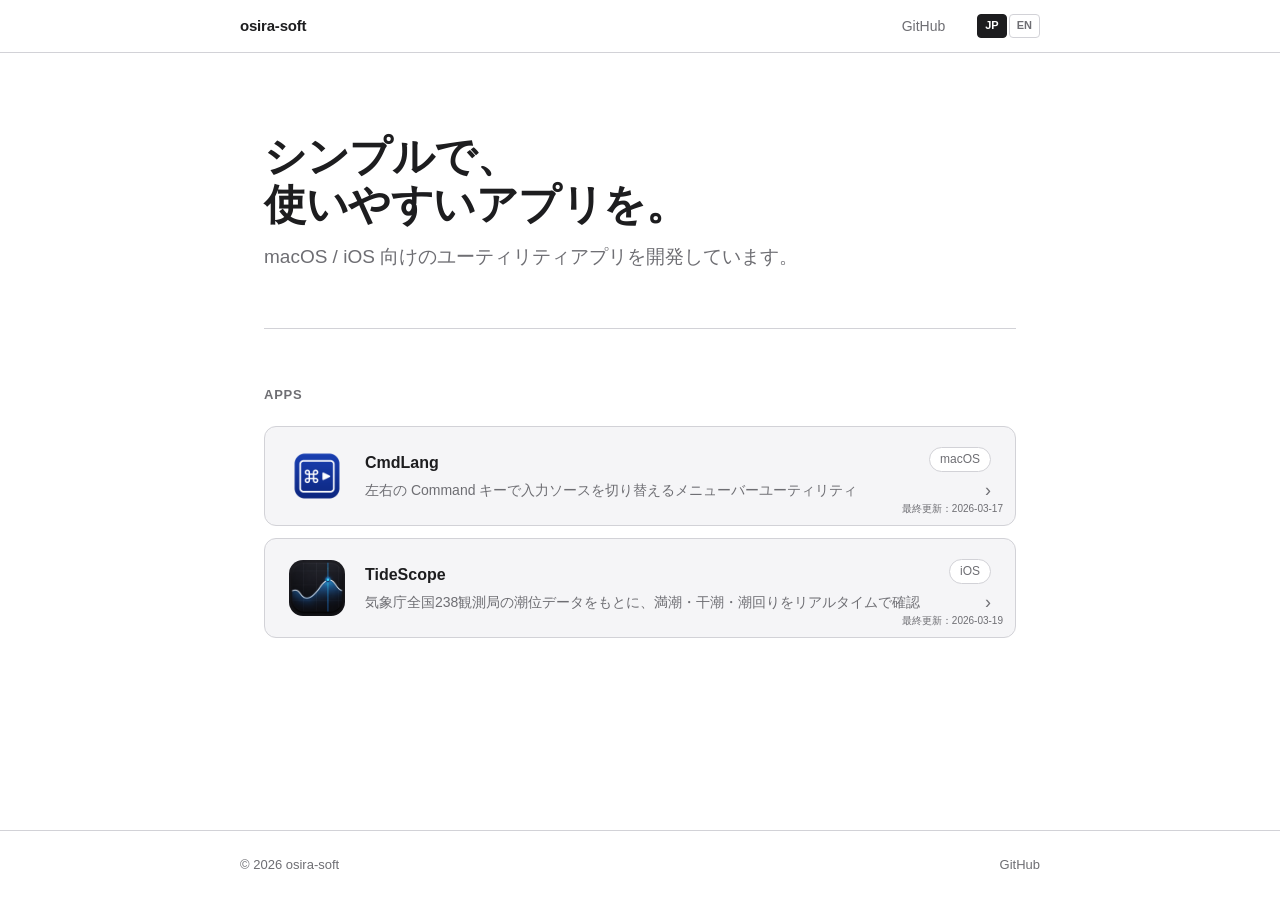
<file: index.html>
<!DOCTYPE html>
<html lang="ja">
<head>
  <meta charset="UTF-8">
  <meta name="viewport" content="width=device-width, initial-scale=1.0">
  <title>osira-soft</title>
  <meta name="description" content="osira-soft が開発する macOS / iOS アプリの一覧です。">
  <link rel="icon" type="image/svg+xml" href="/logo.svg">
  <link rel="stylesheet" href="style.css">
</head>
<body>

<header>
  <div class="header-inner">
    <a href="index.html" class="header-logo">osira-soft</a>
    <button class="nav-toggle" aria-label="メニュー"><svg viewBox="0 0 24 24" fill="none" stroke="currentColor" stroke-width="2" stroke-linecap="round"><line x1="3" y1="6" x2="21" y2="6"/><line x1="3" y1="12" x2="21" y2="12"/><line x1="3" y1="18" x2="21" y2="18"/></svg></button>
    <nav>
      <a href="https://github.com/osira-soft">GitHub</a>
      <div class="lang-switch">
        <button class="lang-btn" data-lang="ja">JP</button>
        <button class="lang-btn" data-lang="en">EN</button>
      </div>
    </nav>
  </div>
</header>

<main class="page">
  <div class="top-hero">
    <h1 data-en="Simple,&lt;br&gt;easy-to-use apps.">シンプルで、<br>使いやすいアプリを。</h1>
    <p data-en="Developing utility apps for macOS and iOS.">macOS / iOS 向けのユーティリティアプリを開発しています。</p>
  </div>

  <div class="apps-section">
    <h2>Apps</h2>
    <div class="app-list">

      <a href="cmdlang/index.html" class="app-card">
        <img src="cmdlang/icon.png" alt="CmdLang" class="app-icon">
        <div class="app-info">
          <h3>CmdLang</h3>
          <p data-en="A menu bar utility that switches input sources using left/right Command keys.">左右の Command キーで入力ソースを切り替えるメニューバーユーティリティ</p>
        </div>
        <div class="app-meta">
          <span class="badge macos">macOS</span>
          <span class="arrow">›</span>
        </div>
        <span class="app-updated" data-en="Updated: 2026-03-17">最終更新：2026-03-17</span>
      </a>

      <a href="tidescope/index.html" class="app-card">
        <img src="tidescope/icon.png" alt="TideScope" class="app-icon">
        <div class="app-info">
          <h3>TideScope</h3>
          <p data-en="Real-time tide info from 238 JMA stations — high/low tides, tidal cycles, and more.">気象庁全国238観測局の潮位データをもとに、満潮・干潮・潮回りをリアルタイムで確認</p>
        </div>
        <div class="app-meta">
          <span class="badge ios">iOS</span>
          <span class="arrow">›</span>
        </div>
        <span class="app-updated" data-en="Updated: 2026-03-19">最終更新：2026-03-19</span>
      </a>

      <!-- 今後のアプリはここに追加 -->

    </div>
  </div>
</main>

<footer>
  <div class="footer-inner">
    <span>© 2026 osira-soft</span>
    <div class="footer-links">
      <a href="https://github.com/osira-soft">GitHub</a>
    </div>
  </div>
</footer>

<script src="lang.js"></script>
</body>
</html>
</file>
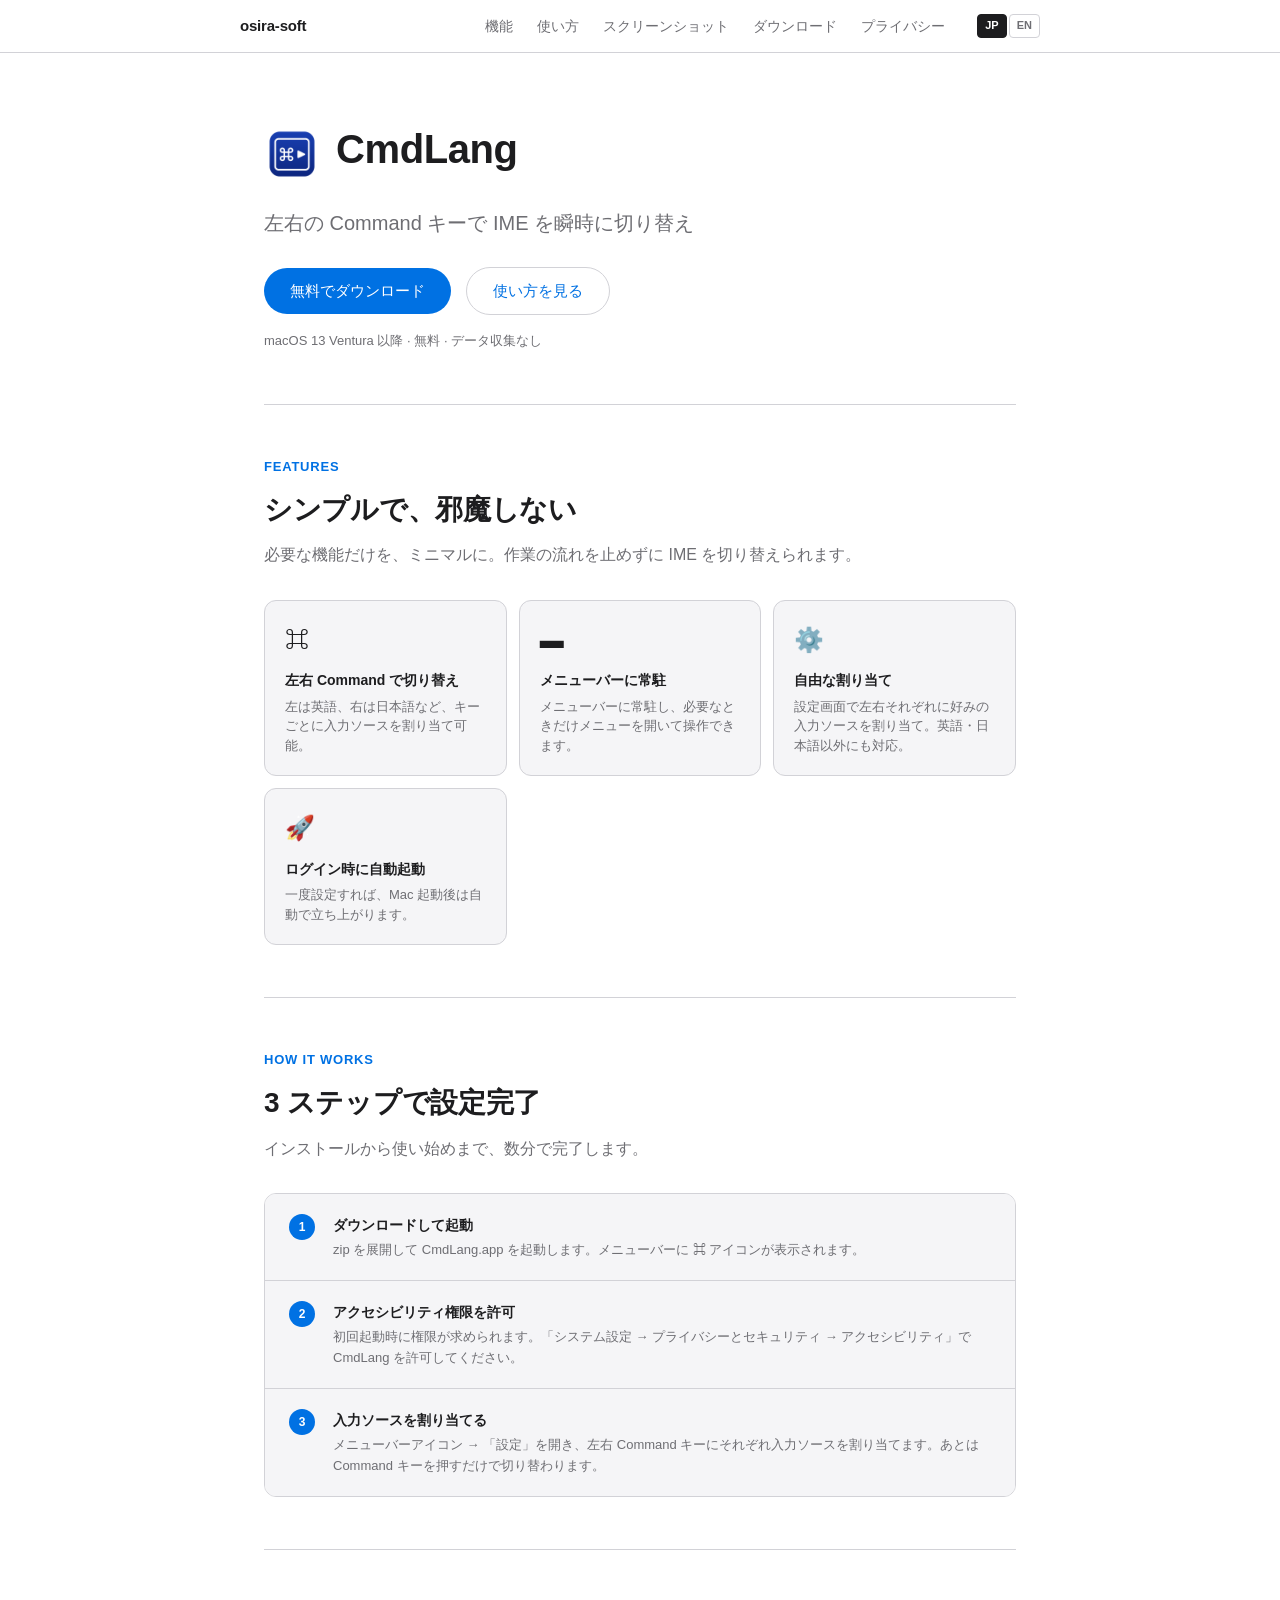
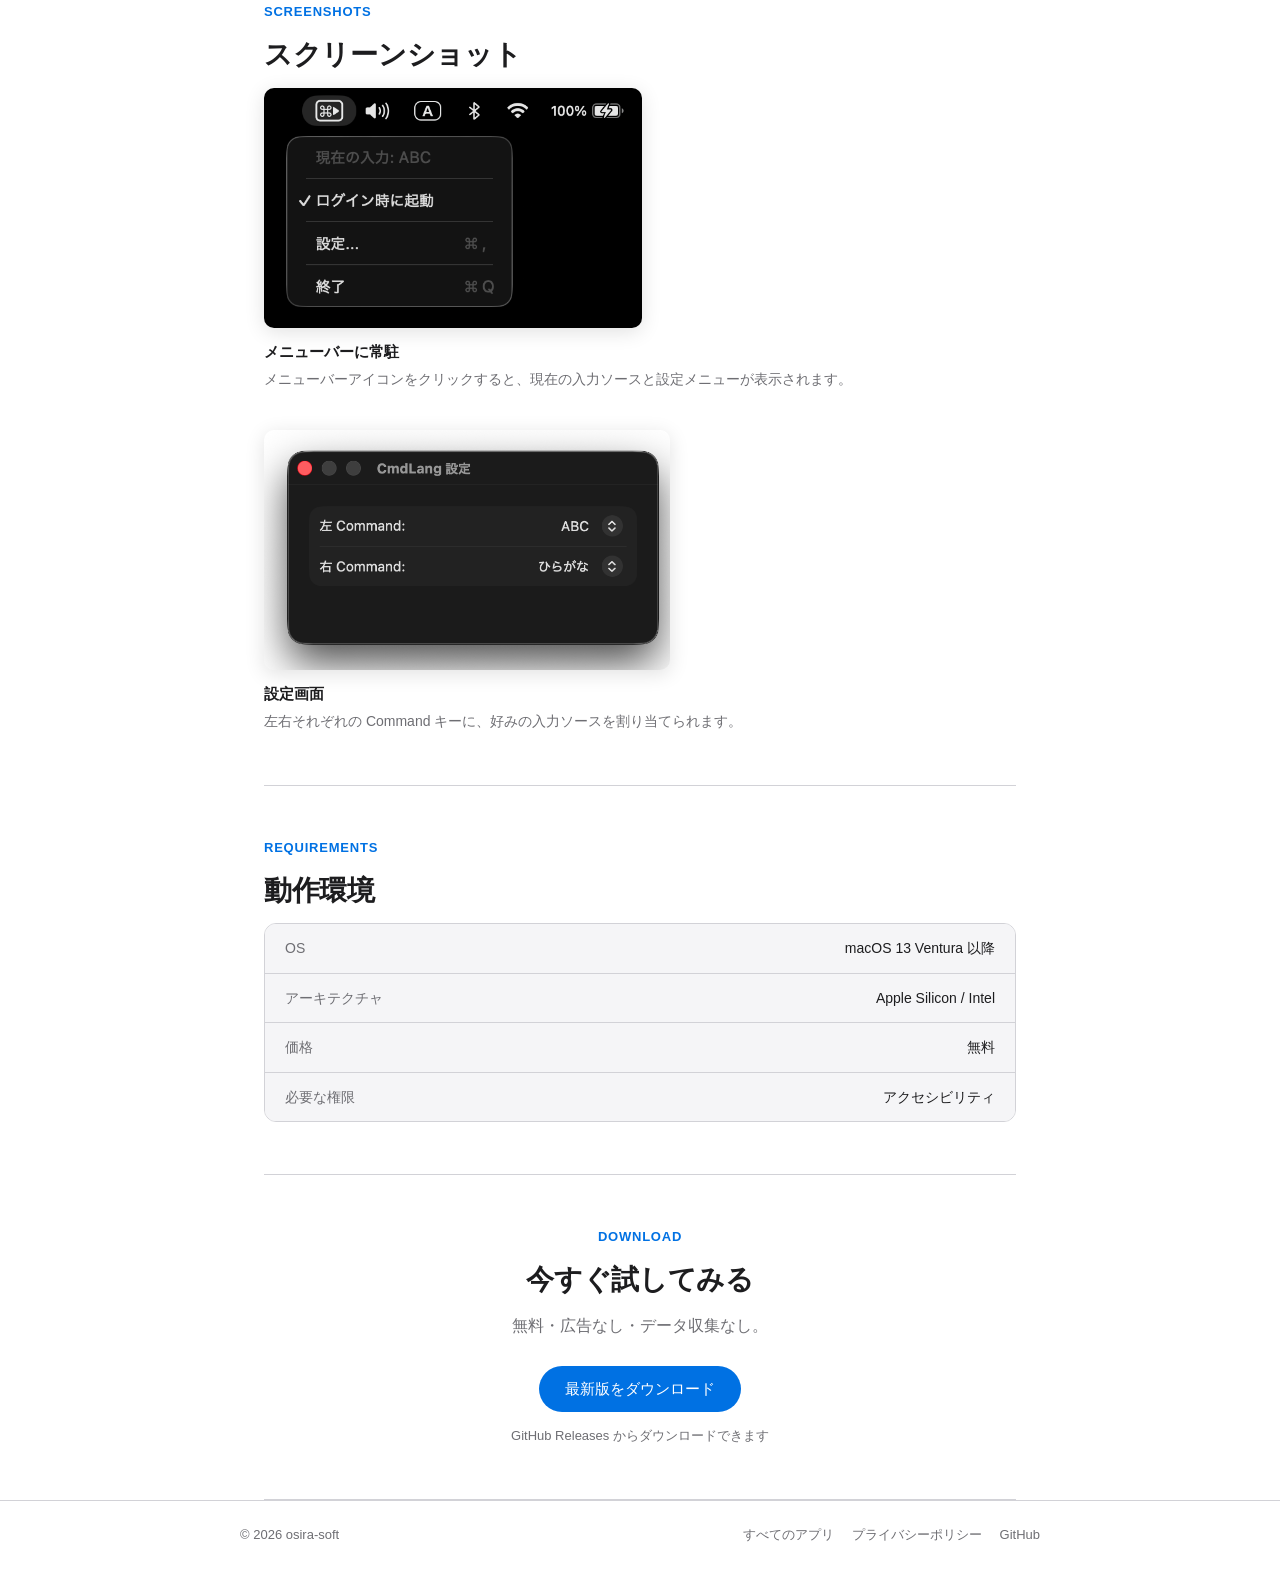
<file: cmdlang/index.html>
<!DOCTYPE html>
<html lang="ja">
<head>
  <meta charset="UTF-8">
  <meta name="viewport" content="width=device-width, initial-scale=1.0">
  <title>CmdLang — Command キーで IME を切り替え</title>
  <meta name="description" content="左右の Command キーを押すだけで、macOS の入力ソースを瞬時に切り替えるメニューバーユーティリティ。">
  <link rel="icon" type="image/svg+xml" href="/logo.svg">
  <link rel="stylesheet" href="../style.css">
</head>
<body>

<header>
  <div class="header-inner">
    <a href="../index.html" class="header-logo">osira-soft</a>
    <button class="nav-toggle" aria-label="メニュー"><svg viewBox="0 0 24 24" fill="none" stroke="currentColor" stroke-width="2" stroke-linecap="round"><line x1="3" y1="6" x2="21" y2="6"/><line x1="3" y1="12" x2="21" y2="12"/><line x1="3" y1="18" x2="21" y2="18"/></svg></button>
    <nav>
      <a href="#features" data-en="Features">機能</a>
      <a href="#how" data-en="How it works">使い方</a>
      <a href="#screenshots" data-en="Screenshots">スクリーンショット</a>
      <a href="#download" data-en="Download">ダウンロード</a>
      <a href="privacy.html" data-en="Privacy">プライバシー</a>
      <div class="lang-switch">
        <button class="lang-btn" data-lang="ja">JP</button>
        <button class="lang-btn" data-lang="en">EN</button>
      </div>
    </nav>
  </div>
</header>

<main class="page">

  <!-- Hero -->
  <div class="app-hero">
    <div class="app-hero-title">
      <img src="icon.png" alt="CmdLang" class="app-hero-icon">
      <h1>CmdLang</h1>
    </div>
    <p class="tagline" data-en="Instantly switch IME with left/right Command keys">左右の Command キーで IME を瞬時に切り替え</p>
    <a href="#download" class="btn" data-en="Download Free">無料でダウンロード</a>
    <a href="#how" class="btn btn-ghost" data-en="How It Works">使い方を見る</a>
    <p class="app-hero-sub" data-en="macOS 13 Ventura or later · Free · No data collected">macOS 13 Ventura 以降 · 無料 · データ収集なし</p>
  </div>

  <!-- Features -->
  <div class="section" id="features">
    <div class="section-label">Features</div>
    <h2 class="section-title" data-en="Simple and unobtrusive">シンプルで、邪魔しない</h2>
    <p class="section-desc" data-en="Only the features you need, minimally designed. Switch IME without disrupting your workflow.">必要な機能だけを、ミニマルに。作業の流れを止めずに IME を切り替えられます。</p>
    <div class="features-grid">
      <div class="feature-card">
        <div class="feature-icon">⌘</div>
        <h3 data-en="Switch with Left/Right Command">左右 Command で切り替え</h3>
        <p data-en="Assign input sources to each key — e.g. left for English, right for Japanese.">左は英語、右は日本語など、キーごとに入力ソースを割り当て可能。</p>
      </div>
      <div class="feature-card">
        <div class="feature-icon">▬</div>
        <h3 data-en="Lives in the Menu Bar">メニューバーに常駐</h3>
        <p data-en="Stays quietly in the menu bar. Open the menu only when you need it.">メニューバーに常駐し、必要なときだけメニューを開いて操作できます。</p>
      </div>
      <div class="feature-card">
        <div class="feature-icon">⚙️</div>
        <h3 data-en="Flexible Assignment">自由な割り当て</h3>
        <p data-en="Assign any input source to each key in settings. Supports languages beyond English and Japanese.">設定画面で左右それぞれに好みの入力ソースを割り当て。英語・日本語以外にも対応。</p>
      </div>
      <div class="feature-card">
        <div class="feature-icon">🚀</div>
        <h3 data-en="Launch at Login">ログイン時に自動起動</h3>
        <p data-en="Set it once and it launches automatically every time you start your Mac.">一度設定すれば、Mac 起動後は自動で立ち上がります。</p>
      </div>
    </div>
  </div>

  <!-- How it works -->
  <div class="section" id="how">
    <div class="section-label">How it works</div>
    <h2 class="section-title" data-en="Set Up in 3 Steps">3 ステップで設定完了</h2>
    <p class="section-desc" data-en="From installation to first use in just a few minutes.">インストールから使い始めまで、数分で完了します。</p>
    <div class="how-steps">
      <div class="how-step">
        <div class="step-num">1</div>
        <div>
          <h3 data-en="Download and Launch">ダウンロードして起動</h3>
          <p data-en="Unzip and launch CmdLang.app. A ⌘ icon will appear in the menu bar.">zip を展開して CmdLang.app を起動します。メニューバーに ⌘ アイコンが表示されます。</p>
        </div>
      </div>
      <div class="how-step">
        <div class="step-num">2</div>
        <div>
          <h3 data-en="Grant Accessibility Permission">アクセシビリティ権限を許可</h3>
          <p data-en="You'll be prompted on first launch. Enable CmdLang in System Settings → Privacy &amp; Security → Accessibility.">初回起動時に権限が求められます。「システム設定 → プライバシーとセキュリティ → アクセシビリティ」で CmdLang を許可してください。</p>
        </div>
      </div>
      <div class="how-step">
        <div class="step-num">3</div>
        <div>
          <h3 data-en="Assign Input Sources">入力ソースを割り当てる</h3>
          <p data-en="Open Settings from the menu bar icon and assign input sources to each Command key. Then just press Command to switch.">メニューバーアイコン → 「設定」を開き、左右 Command キーにそれぞれ入力ソースを割り当てます。あとは Command キーを押すだけで切り替わります。</p>
        </div>
      </div>
    </div>
  </div>

  <!-- Screenshots -->
  <div class="section" id="screenshots">
    <div class="section-label">Screenshots</div>
    <h2 class="section-title" data-en="Screenshots">スクリーンショット</h2>
    <div class="screenshots">
      <div class="screenshot-row">
        <img src="screenshots/screenshot_menubar.png" alt="メニューバー表示" class="screenshot-mac">
        <div class="screenshot-desc">
          <h3 data-en="Lives in the Menu Bar">メニューバーに常駐</h3>
          <p data-en="Click the menu bar icon to see the current input source and access settings.">メニューバーアイコンをクリックすると、現在の入力ソースと設定メニューが表示されます。</p>
        </div>
      </div>
      <div class="screenshot-row">
        <img src="screenshots/screenshot_setting.png" alt="設定画面" class="screenshot-mac">
        <div class="screenshot-desc">
          <h3 data-en="Settings">設定画面</h3>
          <p data-en="Assign your preferred input source to each Command key.">左右それぞれの Command キーに、好みの入力ソースを割り当てられます。</p>
        </div>
      </div>
    </div>
  </div>

  <!-- Requirements -->
  <div class="section">
    <div class="section-label">Requirements</div>
    <h2 class="section-title" data-en="Requirements">動作環境</h2>
    <ul class="req-list">
      <li><span class="label">OS</span><span>macOS 13 Ventura 以降</span></li>
      <li><span class="label" data-en="Architecture">アーキテクチャ</span><span>Apple Silicon / Intel</span></li>
      <li><span class="label" data-en="Price">価格</span><span data-en="Free">無料</span></li>
      <li><span class="label" data-en="Permission">必要な権限</span><span data-en="Accessibility">アクセシビリティ</span></li>
    </ul>
  </div>

  <!-- Download -->
  <div class="section" id="download" style="text-align: center;">
    <div class="section-label">Download</div>
    <h2 class="section-title" data-en="Try It Now">今すぐ試してみる</h2>
    <p class="section-desc" style="margin: 0 auto 28px;" data-en="Free. No ads. No data collection.">無料・広告なし・データ収集なし。</p>
    <a href="https://github.com/osira-soft/CmdLang_Pub/releases/latest/download/CmdLang.zip" class="btn" data-en="Download Latest">最新版をダウンロード</a>
    <p style="margin-top: 14px; font-size: 13px; color: var(--text-secondary);" data-en="All releases on GitHub">GitHub Releases からダウンロードできます</p>
  </div>

</main>

<footer>
  <div class="footer-inner">
    <span>© 2026 osira-soft</span>
    <div class="footer-links">
      <a href="../index.html" data-en="All Apps">すべてのアプリ</a>
      <a href="privacy.html" data-en="Privacy Policy">プライバシーポリシー</a>
      <a href="https://github.com/osira-soft/CmdLang">GitHub</a>
    </div>
  </div>
</footer>

<script src="../lang.js"></script>
</body>
</html>
</file>
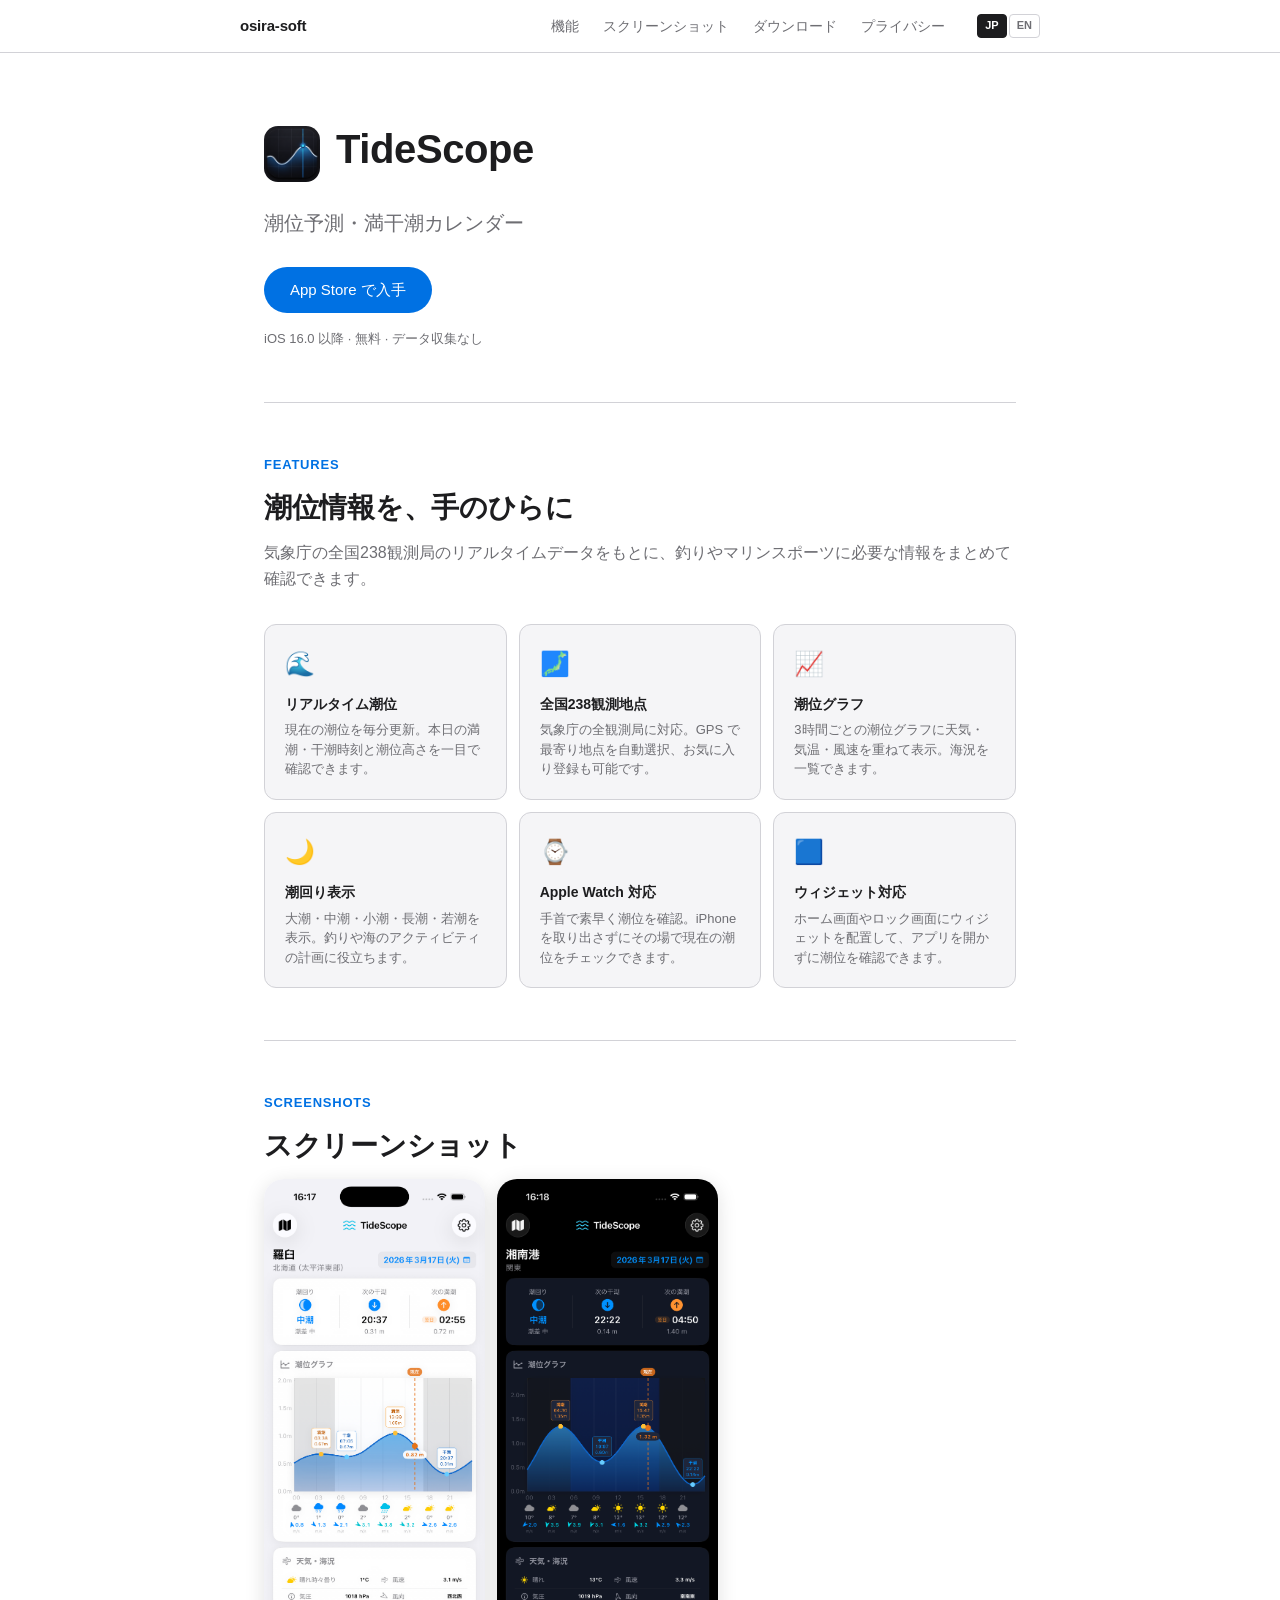
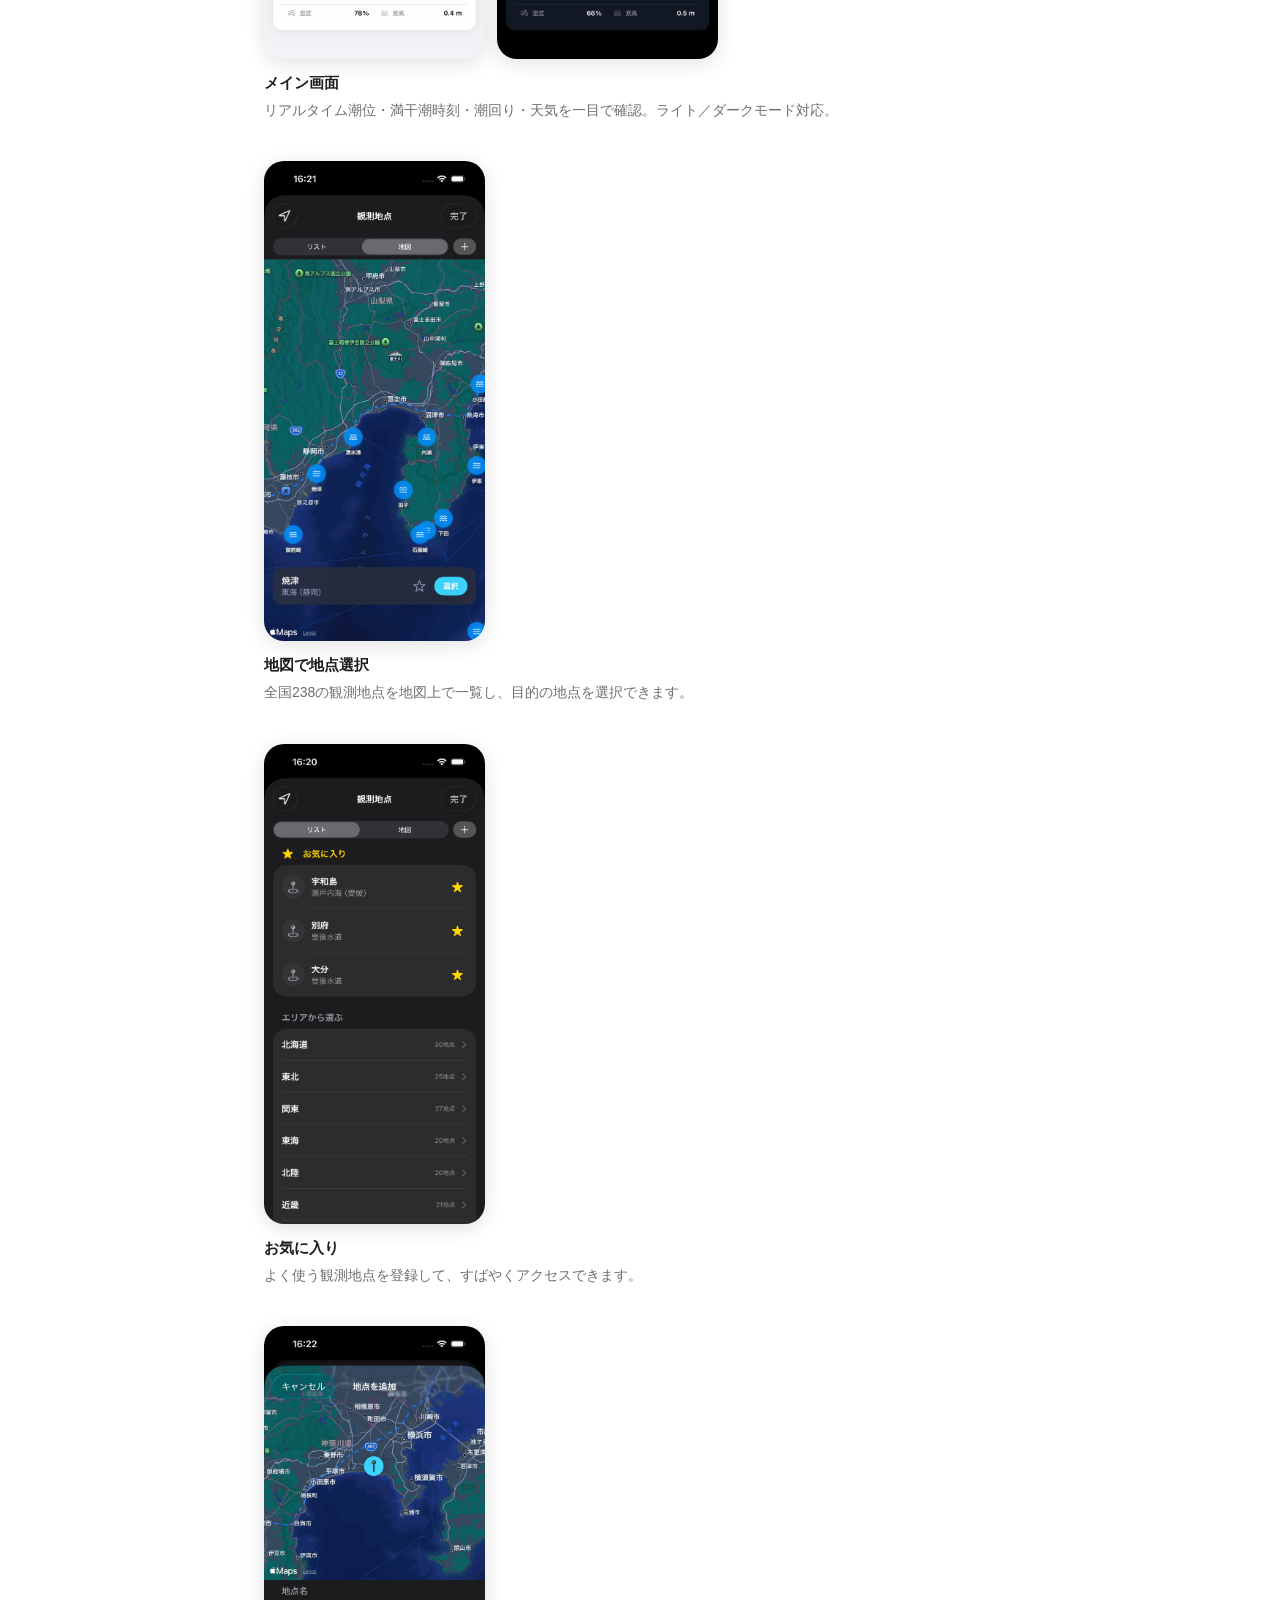
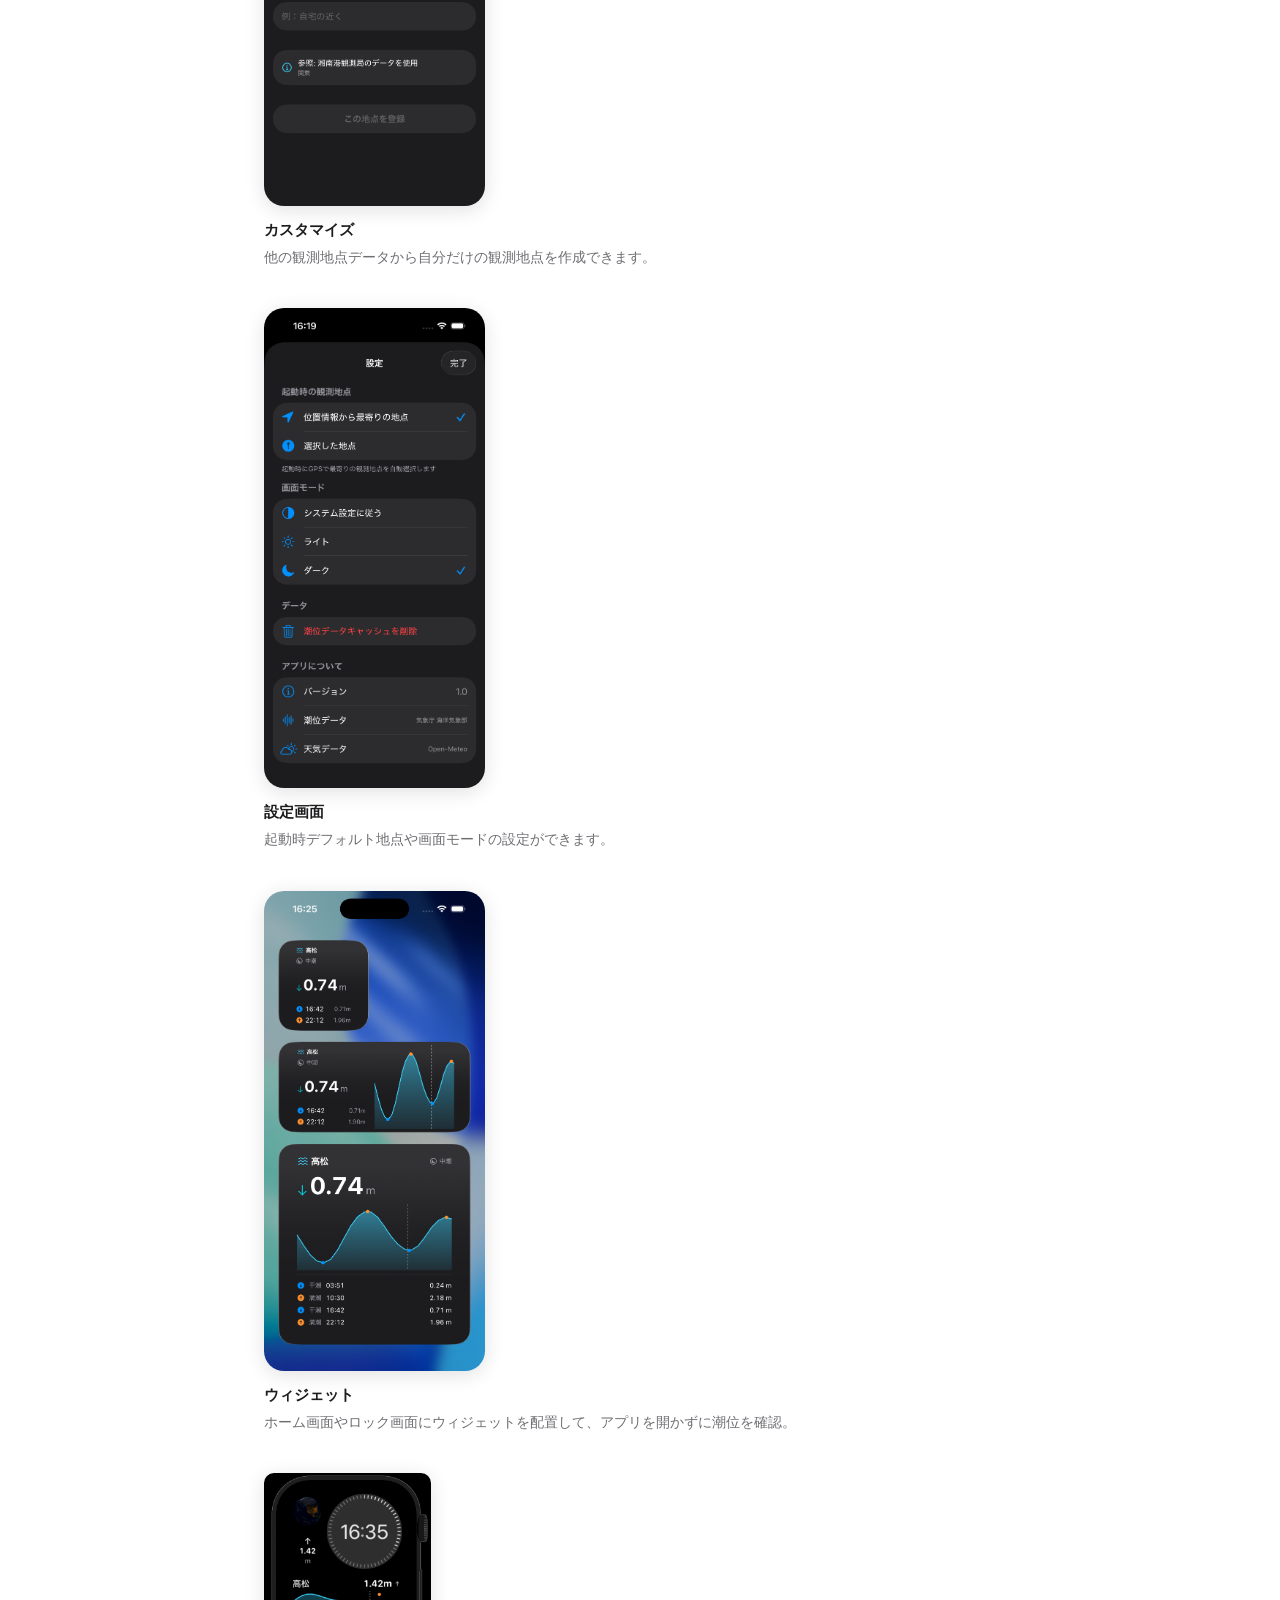
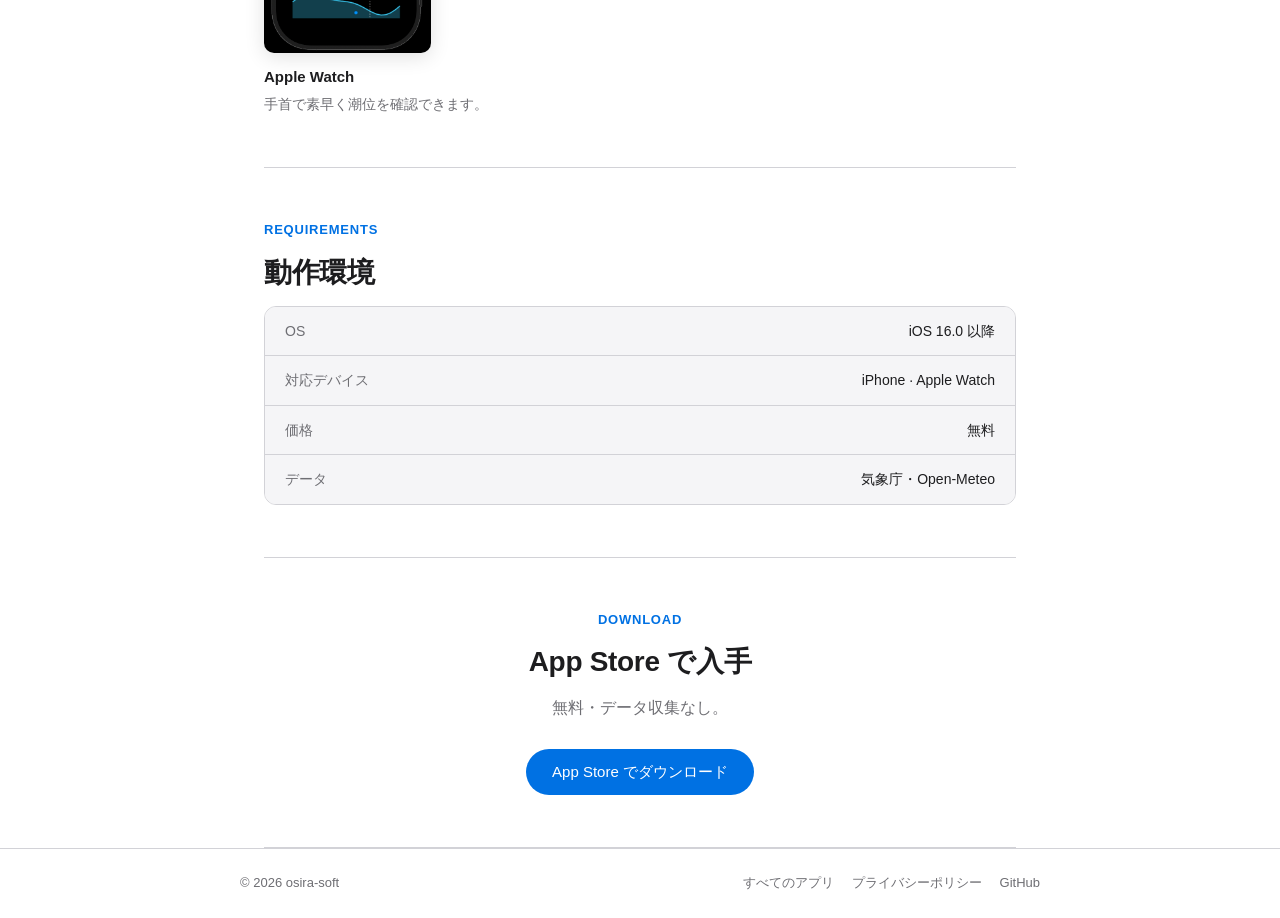
<file: tidescope/index.html>
<!DOCTYPE html>
<html lang="ja">
<head>
  <meta charset="UTF-8">
  <meta name="viewport" content="width=device-width, initial-scale=1.0">
  <title>TideScope — 潮位予測・満干潮カレンダー</title>
  <meta name="description" content="気象庁全国238観測局の潮位データをもとに、現在の潮位・満潮・干潮をわかりやすく表示する iPhone アプリ。">
  <link rel="icon" type="image/svg+xml" href="/logo.svg">
  <link rel="stylesheet" href="../style.css">
</head>
<body>

<header>
  <div class="header-inner">
    <a href="../index.html" class="header-logo">osira-soft</a>
    <button class="nav-toggle" aria-label="メニュー"><svg viewBox="0 0 24 24" fill="none" stroke="currentColor" stroke-width="2" stroke-linecap="round"><line x1="3" y1="6" x2="21" y2="6"/><line x1="3" y1="12" x2="21" y2="12"/><line x1="3" y1="18" x2="21" y2="18"/></svg></button>
    <nav>
      <a href="#features" data-en="Features">機能</a>
      <a href="#screenshots" data-en="Screenshots">スクリーンショット</a>
      <a href="#download" data-en="Download">ダウンロード</a>
      <a href="privacy.html" data-en="Privacy">プライバシー</a>
      <div class="lang-switch">
        <button class="lang-btn" data-lang="ja">JP</button>
        <button class="lang-btn" data-lang="en">EN</button>
      </div>
    </nav>
  </div>
</header>

<main class="page">

  <!-- Hero -->
  <div class="app-hero">
    <div class="app-hero-title">
      <img src="icon.png" alt="TideScope" class="app-hero-icon">
      <h1>TideScope</h1>
    </div>
    <p class="tagline" data-en="Tide Forecast · High/Low Tide Calendar">潮位予測・満干潮カレンダー</p>
    <a href="#download" class="btn" data-en="Get on App Store">App Store で入手</a>
    <p class="app-hero-sub" data-en="iOS 16.0 or later · Free · No data collected">iOS 16.0 以降 · 無料 · データ収集なし</p>
  </div>

  <!-- Features -->
  <div class="section" id="features">
    <div class="section-label">Features</div>
    <h2 class="section-title" data-en="Tide Info at Your Fingertips">潮位情報を、手のひらに</h2>
    <p class="section-desc" data-en="Real-time data from 238 JMA observation stations. Everything you need for fishing and marine activities.">気象庁の全国238観測局のリアルタイムデータをもとに、釣りやマリンスポーツに必要な情報をまとめて確認できます。</p>
    <div class="features-grid">
      <div class="feature-card">
        <div class="feature-icon">🌊</div>
        <h3 data-en="Real-Time Tide Level">リアルタイム潮位</h3>
        <p data-en="Updated every minute. Check today's high/low tide times and heights at a glance.">現在の潮位を毎分更新。本日の満潮・干潮時刻と潮位高さを一目で確認できます。</p>
      </div>
      <div class="feature-card">
        <div class="feature-icon">🗾</div>
        <h3 data-en="238 Observation Stations">全国238観測地点</h3>
        <p data-en="All JMA stations covered. Auto-select the nearest station via GPS, or save favorites.">気象庁の全観測局に対応。GPS で最寄り地点を自動選択、お気に入り登録も可能です。</p>
      </div>
      <div class="feature-card">
        <div class="feature-icon">📈</div>
        <h3 data-en="Tide Graph">潮位グラフ</h3>
        <p data-en="View tide levels every 3 hours overlaid with weather, temperature, and wind speed.">3時間ごとの潮位グラフに天気・気温・風速を重ねて表示。海況を一覧できます。</p>
      </div>
      <div class="feature-card">
        <div class="feature-icon">🌙</div>
        <h3 data-en="Tidal Cycle">潮回り表示</h3>
        <p data-en="Displays spring, neap, and other tidal cycles. Helpful for planning fishing and marine activities.">大潮・中潮・小潮・長潮・若潮を表示。釣りや海のアクティビティの計画に役立ちます。</p>
      </div>
      <div class="feature-card">
        <div class="feature-icon">⌚</div>
        <h3 data-en="Apple Watch Support">Apple Watch 対応</h3>
        <p data-en="Check tide levels right on your wrist without taking out your iPhone.">手首で素早く潮位を確認。iPhone を取り出さずにその場で現在の潮位をチェックできます。</p>
      </div>
      <div class="feature-card">
        <div class="feature-icon">🟦</div>
        <h3 data-en="Widget Support">ウィジェット対応</h3>
        <p data-en="Place widgets on your home or lock screen to check tide levels without opening the app.">ホーム画面やロック画面にウィジェットを配置して、アプリを開かずに潮位を確認できます。</p>
      </div>
    </div>
  </div>

  <!-- Screenshots -->
  <div class="section" id="screenshots">
    <div class="section-label">Screenshots</div>
    <h2 class="section-title" data-en="Screenshots">スクリーンショット</h2>
    <div class="screenshots">
      <div class="screenshot-row">
        <div class="screenshot-pair">
          <img src="screenshots/screenshot_ios_main_light.png" alt="メイン画面（ライト）" class="screenshot-iphone">
          <img src="screenshots/screenshot_ios_main_dark.png" alt="メイン画面（ダーク）" class="screenshot-iphone">
        </div>
        <div class="screenshot-desc">
          <h3 data-en="Main Screen">メイン画面</h3>
          <p data-en="Real-time tide level, high/low tide times, tidal cycle, and weather at a glance. Supports light and dark mode.">リアルタイム潮位・満干潮時刻・潮回り・天気を一目で確認。ライト／ダークモード対応。</p>
        </div>
      </div>
      <div class="screenshot-row">
        <img src="screenshots/screenshot_map.png" alt="地図から地点選択" class="screenshot-iphone">
        <div class="screenshot-desc">
          <h3 data-en="Station Map">地図で地点選択</h3>
          <p data-en="Browse all 238 JMA stations on a map and select the one you need.">全国238の観測地点を地図上で一覧し、目的の地点を選択できます。</p>
        </div>
      </div>
      <div class="screenshot-row">
        <img src="screenshots/screenshot_favorite.png" alt="お気に入り" class="screenshot-iphone">
        <div class="screenshot-desc">
          <h3 data-en="Favorites">お気に入り</h3>
          <p data-en="Save frequently used stations for quick access.">よく使う観測地点を登録して、すばやくアクセスできます。</p>
        </div>
      </div>
      <div class="screenshot-row">
        <img src="screenshots/screenshot_custom.png" alt="カスタマイズ" class="screenshot-iphone">
        <div class="screenshot-desc">
          <h3 data-en="Customization">カスタマイズ</h3>
          <p data-en="Customize the display to show only the information you need.">他の観測地点データから自分だけの観測地点を作成できます。</p>
        </div>
      </div>
      <div class="screenshot-row">
        <img src="screenshots/screenshot_setteing.png" alt="設定" class="screenshot-iphone">
        <div class="screenshot-desc">
          <h3 data-en="Settings">設定画面</h3>
          <p data-en="Configure notifications, default station, and other preferences.">起動時デフォルト地点や画面モードの設定ができます。</p>
        </div>
      </div>
      <div class="screenshot-row">
        <img src="screenshots/screenshot_widget_SML.png" alt="ウィジェット" class="screenshot-iphone">
        <div class="screenshot-desc">
          <h3 data-en="Widgets">ウィジェット</h3>
          <p data-en="Place widgets on your home or lock screen to check tides without opening the app.">ホーム画面やロック画面にウィジェットを配置して、アプリを開かずに潮位を確認。</p>
        </div>
      </div>
      <div class="screenshot-row">
        <img src="screenshots/screenshot_watch.png" alt="Apple Watch" class="screenshot-watch">
        <div class="screenshot-desc">
          <h3 data-en="Apple Watch">Apple Watch</h3>
          <p data-en="Check tide levels right on your wrist.">手首で素早く潮位を確認できます。</p>
        </div>
      </div>
    </div>
  </div>

  <!-- Requirements -->
  <div class="section">
    <div class="section-label">Requirements</div>
    <h2 class="section-title" data-en="Requirements">動作環境</h2>
    <ul class="req-list">
      <li><span class="label">OS</span><span>iOS 16.0 以降</span></li>
      <li><span class="label" data-en="Devices">対応デバイス</span><span>iPhone · Apple Watch</span></li>
      <li><span class="label" data-en="Price">価格</span><span data-en="Free">無料</span></li>
      <li><span class="label" data-en="Data">データ</span><span>気象庁・Open-Meteo</span></li>
    </ul>
  </div>

  <!-- Download -->
  <div class="section" id="download" style="text-align: center;">
    <div class="section-label">Download</div>
    <h2 class="section-title" data-en="Get on App Store">App Store で入手</h2>
    <p class="section-desc" style="margin: 0 auto 28px;" data-en="Free. No data collection.">無料・データ収集なし。</p>
    <a href="https://apps.apple.com/jp/app/tidescope/id6760695853" class="btn" data-en="Download on App Store">App Store でダウンロード</a>
  </div>

</main>

<footer>
  <div class="footer-inner">
    <span>© 2026 osira-soft</span>
    <div class="footer-links">
      <a href="../index.html" data-en="All Apps">すべてのアプリ</a>
      <a href="privacy.html" data-en="Privacy Policy">プライバシーポリシー</a>
      <a href="https://github.com/osira-soft/TideScope">GitHub</a>
    </div>
  </div>
</footer>

<script src="../lang.js"></script>
</body>
</html>
</file>
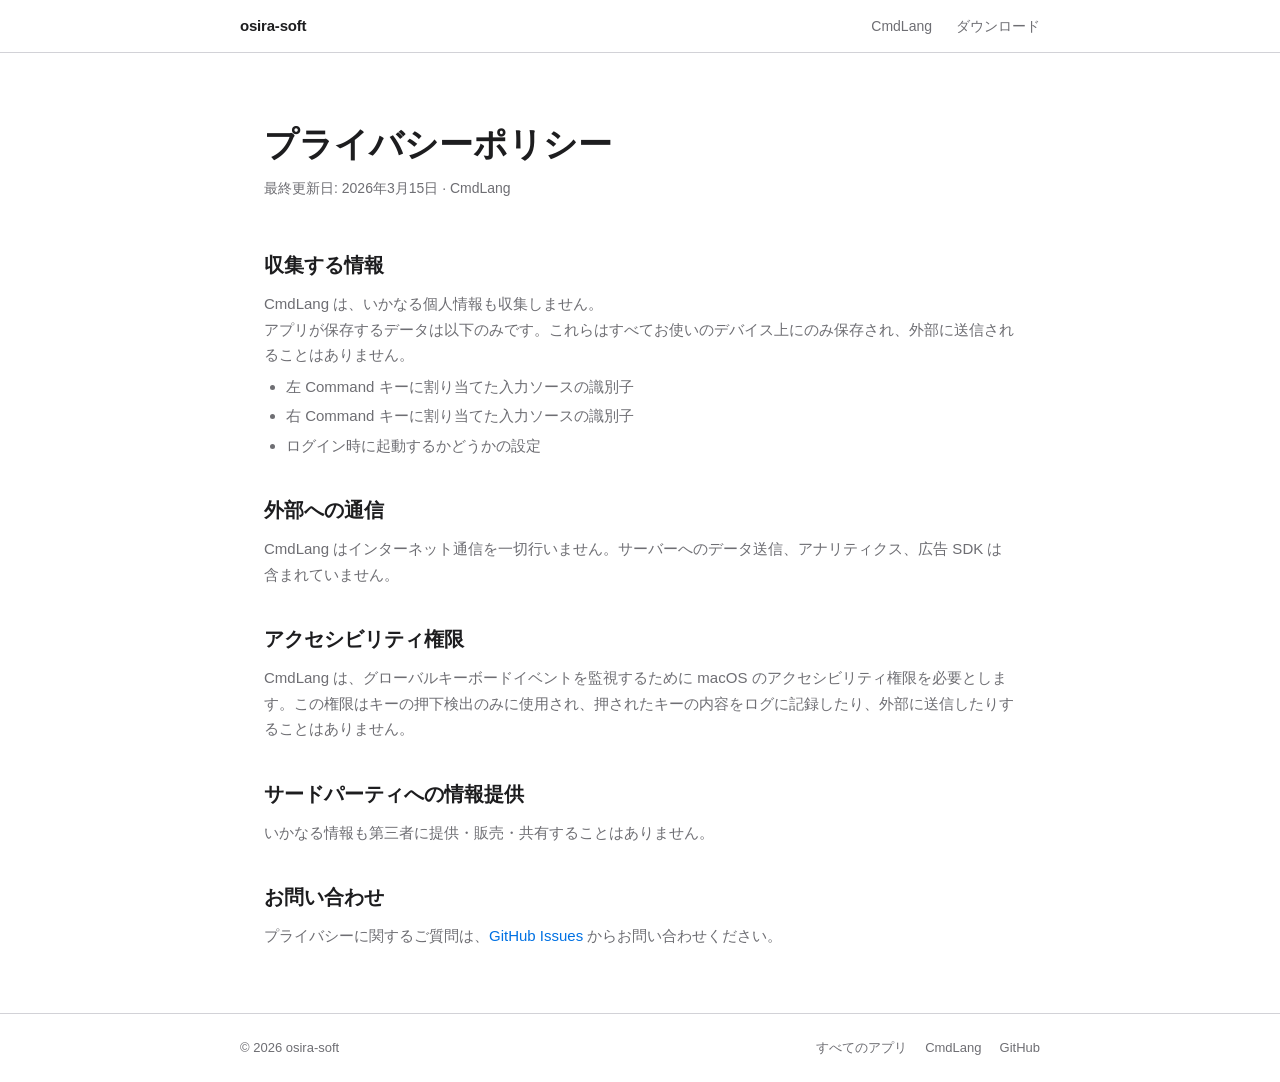
<file: cmdlang/privacy.html>
<!DOCTYPE html>
<html lang="ja">
<head>
  <meta charset="UTF-8">
  <meta name="viewport" content="width=device-width, initial-scale=1.0">
  <title>プライバシーポリシー — CmdLang</title>
  <link rel="icon" type="image/svg+xml" href="/logo.svg">
  <link rel="stylesheet" href="../style.css">
</head>
<body>

<header>
  <div class="header-inner">
    <a href="../index.html" class="header-logo">osira-soft</a>
    <button class="nav-toggle" aria-label="メニュー"><svg viewBox="0 0 24 24" fill="none" stroke="currentColor" stroke-width="2" stroke-linecap="round"><line x1="3" y1="6" x2="21" y2="6"/><line x1="3" y1="12" x2="21" y2="12"/><line x1="3" y1="18" x2="21" y2="18"/></svg></button>
    <nav>
      <a href="index.html">CmdLang</a>
      <a href="index.html#download">ダウンロード</a>
    </nav>
  </div>
</header>

<main class="page">
  <div class="prose">
    <h1>プライバシーポリシー</h1>
    <p class="updated">最終更新日: 2026年3月15日 · CmdLang</p>

    <h2>収集する情報</h2>
    <p>CmdLang は、いかなる個人情報も収集しません。</p>
    <p>アプリが保存するデータは以下のみです。これらはすべてお使いのデバイス上にのみ保存され、外部に送信されることはありません。</p>
    <ul>
      <li>左 Command キーに割り当てた入力ソースの識別子</li>
      <li>右 Command キーに割り当てた入力ソースの識別子</li>
      <li>ログイン時に起動するかどうかの設定</li>
    </ul>

    <h2>外部への通信</h2>
    <p>CmdLang はインターネット通信を一切行いません。サーバーへのデータ送信、アナリティクス、広告 SDK は含まれていません。</p>

    <h2>アクセシビリティ権限</h2>
    <p>CmdLang は、グローバルキーボードイベントを監視するために macOS のアクセシビリティ権限を必要とします。この権限はキーの押下検出のみに使用され、押されたキーの内容をログに記録したり、外部に送信したりすることはありません。</p>

    <h2>サードパーティへの情報提供</h2>
    <p>いかなる情報も第三者に提供・販売・共有することはありません。</p>

    <h2>お問い合わせ</h2>
    <p>プライバシーに関するご質問は、<a href="https://github.com/osira-soft/CmdLang/issues">GitHub Issues</a> からお問い合わせください。</p>
  </div>
</main>

<footer>
  <div class="footer-inner">
    <span>© 2026 osira-soft</span>
    <div class="footer-links">
      <a href="../index.html">すべてのアプリ</a>
      <a href="index.html">CmdLang</a>
      <a href="https://github.com/osira-soft/CmdLang">GitHub</a>
    </div>
  </div>
</footer>

</body>
</html>
</file>
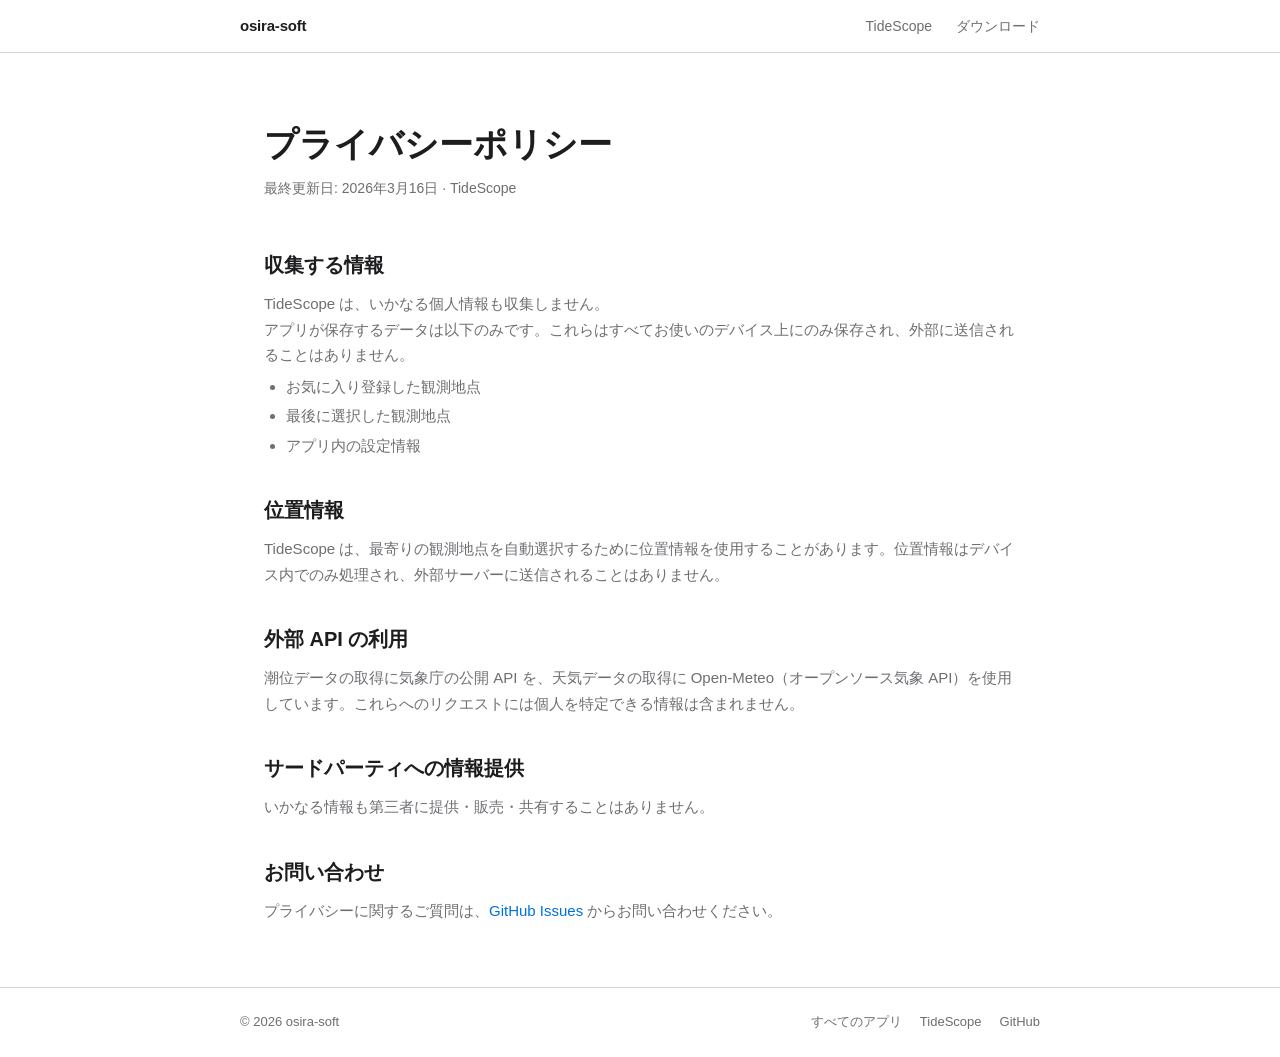
<file: tidescope/privacy.html>
<!DOCTYPE html>
<html lang="ja">
<head>
  <meta charset="UTF-8">
  <meta name="viewport" content="width=device-width, initial-scale=1.0">
  <title>プライバシーポリシー — TideScope</title>
  <link rel="icon" type="image/svg+xml" href="/logo.svg">
  <link rel="stylesheet" href="../style.css">
</head>
<body>

<header>
  <div class="header-inner">
    <a href="../index.html" class="header-logo">osira-soft</a>
    <button class="nav-toggle" aria-label="メニュー"><svg viewBox="0 0 24 24" fill="none" stroke="currentColor" stroke-width="2" stroke-linecap="round"><line x1="3" y1="6" x2="21" y2="6"/><line x1="3" y1="12" x2="21" y2="12"/><line x1="3" y1="18" x2="21" y2="18"/></svg></button>
    <nav>
      <a href="index.html">TideScope</a>
      <a href="index.html#download">ダウンロード</a>
    </nav>
  </div>
</header>

<main class="page">
  <div class="prose">
    <h1>プライバシーポリシー</h1>
    <p class="updated">最終更新日: 2026年3月16日 · TideScope</p>

    <h2>収集する情報</h2>
    <p>TideScope は、いかなる個人情報も収集しません。</p>
    <p>アプリが保存するデータは以下のみです。これらはすべてお使いのデバイス上にのみ保存され、外部に送信されることはありません。</p>
    <ul>
      <li>お気に入り登録した観測地点</li>
      <li>最後に選択した観測地点</li>
      <li>アプリ内の設定情報</li>
    </ul>

    <h2>位置情報</h2>
    <p>TideScope は、最寄りの観測地点を自動選択するために位置情報を使用することがあります。位置情報はデバイス内でのみ処理され、外部サーバーに送信されることはありません。</p>

    <h2>外部 API の利用</h2>
    <p>潮位データの取得に気象庁の公開 API を、天気データの取得に Open-Meteo（オープンソース気象 API）を使用しています。これらへのリクエストには個人を特定できる情報は含まれません。</p>

    <h2>サードパーティへの情報提供</h2>
    <p>いかなる情報も第三者に提供・販売・共有することはありません。</p>

    <h2>お問い合わせ</h2>
    <p>プライバシーに関するご質問は、<a href="https://github.com/osira-soft/TideScope/issues">GitHub Issues</a> からお問い合わせください。</p>
  </div>
</main>

<footer>
  <div class="footer-inner">
    <span>© 2026 osira-soft</span>
    <div class="footer-links">
      <a href="../index.html">すべてのアプリ</a>
      <a href="index.html">TideScope</a>
      <a href="https://github.com/osira-soft/TideScope">GitHub</a>
    </div>
  </div>
</footer>

</body>
</html>
</file>
<file: style.css>
*, *::before, *::after {
  box-sizing: border-box;
  margin: 0;
  padding: 0;
}

:root {
  --bg: #ffffff;
  --surface: #f5f5f7;
  --border: #d2d2d7;
  --text: #1d1d1f;
  --text-secondary: #6e6e73;
  --accent: #0071e3;
  --accent-hover: #0077ed;
  --radius: 12px;
  --max-width: 800px;
}

@media (prefers-color-scheme: dark) {
  :root {
    --bg: #000000;
    --surface: #1c1c1e;
    --border: #38383a;
    --text: #f5f5f7;
    --text-secondary: #98989d;
    --accent: #2997ff;
    --accent-hover: #47a6ff;
  }
}

html {
  font-family: -apple-system, BlinkMacSystemFont, "Helvetica Neue", Arial, sans-serif;
  font-size: 17px;
  line-height: 1.6;
  color: var(--text);
  background: var(--bg);
  -webkit-font-smoothing: antialiased;
}

body {
  min-height: 100vh;
  display: flex;
  flex-direction: column;
}

a {
  color: var(--accent);
  text-decoration: none;
}
a:hover {
  text-decoration: underline;
}

/* ── Header ── */
header {
  border-bottom: 1px solid var(--border);
  padding: 0 24px;
}
.header-inner {
  max-width: var(--max-width);
  margin: 0 auto;
  height: 52px;
  display: flex;
  align-items: center;
  justify-content: space-between;
}
.header-logo {
  font-size: 15px;
  font-weight: 600;
  color: var(--text);
  text-decoration: none;
  letter-spacing: -0.2px;
}
.header-logo:hover {
  text-decoration: none;
}
nav {
  display: flex;
  gap: 24px;
  align-items: center;
}
nav a {
  font-size: 14px;
  color: var(--text-secondary);
}
nav a:hover {
  color: var(--text);
  text-decoration: none;
}

/* ── ハンバーガーボタン（モバイル用） ── */
.nav-toggle {
  display: none;
  background: none;
  border: none;
  cursor: pointer;
  padding: 4px;
  color: var(--text);
}
.nav-toggle svg {
  display: block;
  width: 22px;
  height: 22px;
}
.lang-switch {
  display: flex;
  gap: 2px;
  margin-left: 8px;
}
.lang-btn {
  background: none;
  border: 1px solid var(--border);
  border-radius: 4px;
  color: var(--text-secondary);
  cursor: pointer;
  font-size: 11px;
  font-weight: 600;
  padding: 2px 7px;
  line-height: 1.6;
}
.lang-btn.active {
  background: var(--text);
  color: var(--bg);
  border-color: var(--text);
}

/* ── Page wrapper ── */
.page {
  max-width: var(--max-width);
  margin: 0 auto;
  padding: 0 24px;
  width: 100%;
}

/* ── Hero (top page) ── */
.top-hero {
  padding: 80px 0 56px;
  border-bottom: 1px solid var(--border);
}
.top-hero h1 {
  font-size: 42px;
  font-weight: 700;
  letter-spacing: -0.5px;
  line-height: 1.15;
  margin-bottom: 12px;
}
.top-hero p {
  font-size: 19px;
  color: var(--text-secondary);
}

/* ── Apps list ── */
.apps-section {
  padding: 56px 0;
}
.apps-section h2 {
  font-size: 13px;
  font-weight: 600;
  text-transform: uppercase;
  letter-spacing: 0.06em;
  color: var(--text-secondary);
  margin-bottom: 20px;
}
.app-list {
  display: flex;
  flex-direction: column;
  gap: 12px;
}
.app-card {
  position: relative;
  display: flex;
  align-items: center;
  gap: 20px;
  padding: 20px 24px;
  background: var(--surface);
  border: 1px solid var(--border);
  border-radius: var(--radius);
  text-decoration: none;
  color: var(--text);
  transition: background 0.1s;
}
.app-card:hover {
  background: var(--border);
  text-decoration: none;
}
.app-icon {
  width: 56px;
  height: 56px;
  border-radius: 14px;
  flex-shrink: 0;
  object-fit: contain;
}
.app-info {
  flex: 1;
  min-width: 0;
}
.app-info h3 {
  font-size: 16px;
  font-weight: 600;
  margin-bottom: 3px;
}
.app-info p {
  font-size: 14px;
  color: var(--text-secondary);
  white-space: nowrap;
  overflow: hidden;
  text-overflow: ellipsis;
}
.app-meta {
  display: flex;
  flex-direction: column;
  align-items: flex-end;
  gap: 4px;
  flex-shrink: 0;
}
.app-updated {
  position: absolute;
  bottom: 8px;
  right: 12px;
  font-size: 10px;
  color: var(--text-secondary);
}
.badge {
  display: inline-block;
  padding: 2px 10px;
  border-radius: 980px;
  font-size: 12px;
  font-weight: 500;
  background: var(--bg);
  border: 1px solid var(--border);
  color: var(--text-secondary);
}
.badge.macos { color: #6e6e73; }
.badge.ios   { color: #6e6e73; }
.arrow {
  color: var(--text-secondary);
  font-size: 18px;
}

/* ── App hero (individual page) ── */
.app-hero {
  padding: 64px 0 52px;
  border-bottom: 1px solid var(--border);
}
.app-hero-title {
  display: flex;
  align-items: center;
  gap: 16px;
  margin-bottom: 16px;
}
.app-hero-icon {
  width: 56px;
  height: 56px;
  border-radius: 14px;
  object-fit: contain;
  flex-shrink: 0;
}
.app-hero h1 {
  font-size: 40px;
  font-weight: 700;
  letter-spacing: -0.4px;
  margin-bottom: 10px;
}
.app-hero .tagline {
  font-size: 20px;
  color: var(--text-secondary);
  margin-bottom: 28px;
}
.btn {
  display: inline-block;
  padding: 11px 26px;
  background: var(--accent);
  color: #fff;
  border-radius: 980px;
  font-size: 15px;
  font-weight: 500;
  transition: background 0.15s;
  text-decoration: none;
}
.btn:hover {
  background: var(--accent-hover);
  text-decoration: none;
}
.btn-ghost {
  background: transparent;
  color: var(--accent);
  border: 1px solid var(--border);
  margin-left: 10px;
}
.btn-ghost:hover {
  background: var(--surface);
}
.app-hero-sub {
  margin-top: 16px;
  font-size: 13px;
  color: var(--text-secondary);
}

/* ── Section ── */
.section {
  padding: 52px 0;
  border-bottom: 1px solid var(--border);
}
.section-label {
  font-size: 13px;
  font-weight: 600;
  text-transform: uppercase;
  letter-spacing: 0.06em;
  color: var(--accent);
  margin-bottom: 10px;
}
.section-title {
  font-size: 28px;
  font-weight: 700;
  letter-spacing: -0.3px;
  margin-bottom: 10px;
}
.section-desc {
  font-size: 16px;
  color: var(--text-secondary);
  margin-bottom: 32px;
}

/* ── Features grid ── */
.features-grid {
  display: grid;
  grid-template-columns: repeat(auto-fit, minmax(190px, 1fr));
  gap: 12px;
}
.feature-card {
  background: var(--surface);
  border: 1px solid var(--border);
  border-radius: var(--radius);
  padding: 20px;
}
.feature-icon {
  font-size: 24px;
  margin-bottom: 10px;
}
.feature-card h3 {
  font-size: 14px;
  font-weight: 600;
  margin-bottom: 5px;
}
.feature-card p {
  font-size: 13px;
  color: var(--text-secondary);
  line-height: 1.5;
}

/* ── How steps ── */
.how-steps {
  border: 1px solid var(--border);
  border-radius: var(--radius);
  overflow: hidden;
}
.how-step {
  display: flex;
  align-items: flex-start;
  gap: 18px;
  padding: 20px 24px;
  background: var(--surface);
}
.how-step + .how-step {
  border-top: 1px solid var(--border);
}
.step-num {
  flex-shrink: 0;
  width: 26px;
  height: 26px;
  border-radius: 50%;
  background: var(--accent);
  color: #fff;
  font-size: 12px;
  font-weight: 700;
  display: flex;
  align-items: center;
  justify-content: center;
}
.how-step h3 {
  font-size: 14px;
  font-weight: 600;
  margin-bottom: 3px;
}
.how-step p {
  font-size: 13px;
  color: var(--text-secondary);
}

/* ── Screenshots ── */
.screenshots {
  display: flex;
  flex-direction: column;
  gap: 40px;
}
.screenshot-row {
  display: flex;
  flex-direction: column;
  align-items: flex-start;
  gap: 12px;
}
.screenshot-desc h3 {
  font-size: 15px;
  font-weight: 600;
  margin-bottom: 4px;
}
.screenshot-desc p {
  font-size: 14px;
  color: var(--text-secondary);
  line-height: 1.6;
}
.screenshot-pair {
  display: flex;
  gap: 12px;
}
.screenshot-watch {
  height: 180px;
  width: auto;
  border-radius: 10px;
  box-shadow: 0 4px 20px rgba(0,0,0,0.12);
  flex-shrink: 0;
}
.screenshot-iphone {
  height: 480px;
  width: auto;
  border-radius: 20px;
  box-shadow: 0 4px 20px rgba(0,0,0,0.12);
  flex-shrink: 0;
}
.screenshot-mac {
  height: 240px;
  width: auto;
  border-radius: 10px;
  box-shadow: 0 4px 20px rgba(0,0,0,0.12);
  flex-shrink: 0;
}

/* ── Requirements ── */
.req-list {
  list-style: none;
  border: 1px solid var(--border);
  border-radius: var(--radius);
  overflow: hidden;
}
.req-list li {
  display: flex;
  justify-content: space-between;
  padding: 13px 20px;
  font-size: 14px;
  background: var(--surface);
}
.req-list li + li {
  border-top: 1px solid var(--border);
}
.req-list .label {
  color: var(--text-secondary);
}

/* ── Privacy prose ── */
.prose {
  padding: 64px 0;
}
.prose h1 {
  font-size: 34px;
  font-weight: 700;
  margin-bottom: 6px;
}
.prose .updated {
  font-size: 14px;
  color: var(--text-secondary);
  margin-bottom: 48px;
}
.prose h2 {
  font-size: 20px;
  font-weight: 600;
  margin: 36px 0 10px;
}
.prose p, .prose ul {
  font-size: 15px;
  color: var(--text-secondary);
  line-height: 1.7;
}
.prose ul {
  padding-left: 22px;
  margin-top: 6px;
}
.prose ul li { margin-bottom: 4px; }

/* ── Mockup ── */
.mockup {
  background: var(--surface);
  border: 1px solid var(--border);
  border-radius: var(--radius);
  overflow: hidden;
}
.mockup-bar {
  height: 34px;
  background: var(--border);
  display: flex;
  align-items: center;
  padding: 0 14px;
  gap: 7px;
}
.dot {
  width: 11px;
  height: 11px;
  border-radius: 50%;
  background: var(--text-secondary);
  opacity: 0.35;
}
.mockup-body {
  padding: 32px 20px;
  display: flex;
  flex-direction: column;
  gap: 8px;
}
.menu-item {
  display: flex;
  align-items: center;
  gap: 10px;
  padding: 7px 12px;
  border-radius: 7px;
  font-size: 13px;
}
.menu-item.active {
  background: var(--accent);
  color: #fff;
}
.menu-item .shortcut {
  margin-left: auto;
  opacity: 0.6;
  font-size: 11px;
  font-family: monospace;
}
.menu-divider {
  height: 1px;
  background: var(--border);
  margin: 2px 0;
}
.menubar-row {
  display: flex;
  align-items: center;
  justify-content: flex-end;
  gap: 14px;
  font-size: 12px;
  padding: 6px 14px;
  border-bottom: 1px solid var(--border);
  color: var(--text-secondary);
}
.menubar-badge {
  background: var(--bg);
  border: 1px solid var(--border);
  border-radius: 4px;
  padding: 2px 7px;
  font-size: 11px;
  font-weight: 500;
  color: var(--text);
}

/* ── Footer ── */
footer {
  margin-top: auto;
  border-top: 1px solid var(--border);
  padding: 24px;
  font-size: 13px;
  color: var(--text-secondary);
}
.footer-inner {
  max-width: var(--max-width);
  margin: 0 auto;
  display: flex;
  justify-content: space-between;
  align-items: center;
  gap: 16px;
  flex-wrap: wrap;
}
.footer-links {
  display: flex;
  gap: 18px;
}
.footer-links a {
  color: var(--text-secondary);
}
.footer-links a:hover {
  color: var(--text);
}

@media (max-width: 600px) {
  .top-hero { padding: 48px 0 36px; }
  .top-hero h1 { font-size: 30px; }
  .top-hero p { font-size: 16px; }
  .app-hero { padding: 40px 0 36px; }
  .app-hero h1 { font-size: 30px; }
  .app-hero .tagline { font-size: 17px; }
  .section { padding: 36px 0; }
  .section-title { font-size: 23px; }
  .btn-ghost { display: none; }

  /* ハンバーガーメニュー */
  .nav-toggle { display: block; }
  nav {
    display: none;
    position: absolute;
    top: 52px;
    left: 0;
    right: 0;
    flex-direction: column;
    gap: 0;
    background: var(--bg);
    border-bottom: 1px solid var(--border);
    padding: 8px 24px 12px;
    z-index: 100;
  }
  nav.open { display: flex; }
  nav a {
    font-size: 15px;
    padding: 10px 0;
    border-bottom: 1px solid var(--border);
  }
  nav a:last-of-type { border-bottom: none; }
  .lang-switch { margin-left: 0; margin-top: 8px; }
  header { position: relative; }

  /* アプリカード説明文の折り返し */
  .app-info p {
    white-space: normal;
  }
  .app-card {
    padding: 16px;
    gap: 14px;
  }

  /* スクリーンショットをビューポート幅に収める */
  .screenshot-iphone {
    height: auto;
    width: 100%;
    max-width: 280px;
  }
  .screenshot-mac {
    height: auto;
    width: 100%;
  }
  .screenshot-watch {
    height: auto;
    width: 120px;
  }
  .screenshot-pair {
    flex-direction: column;
    align-items: flex-start;
  }

  /* フッター */
  .footer-inner { flex-direction: column; align-items: flex-start; }
}
</file>
